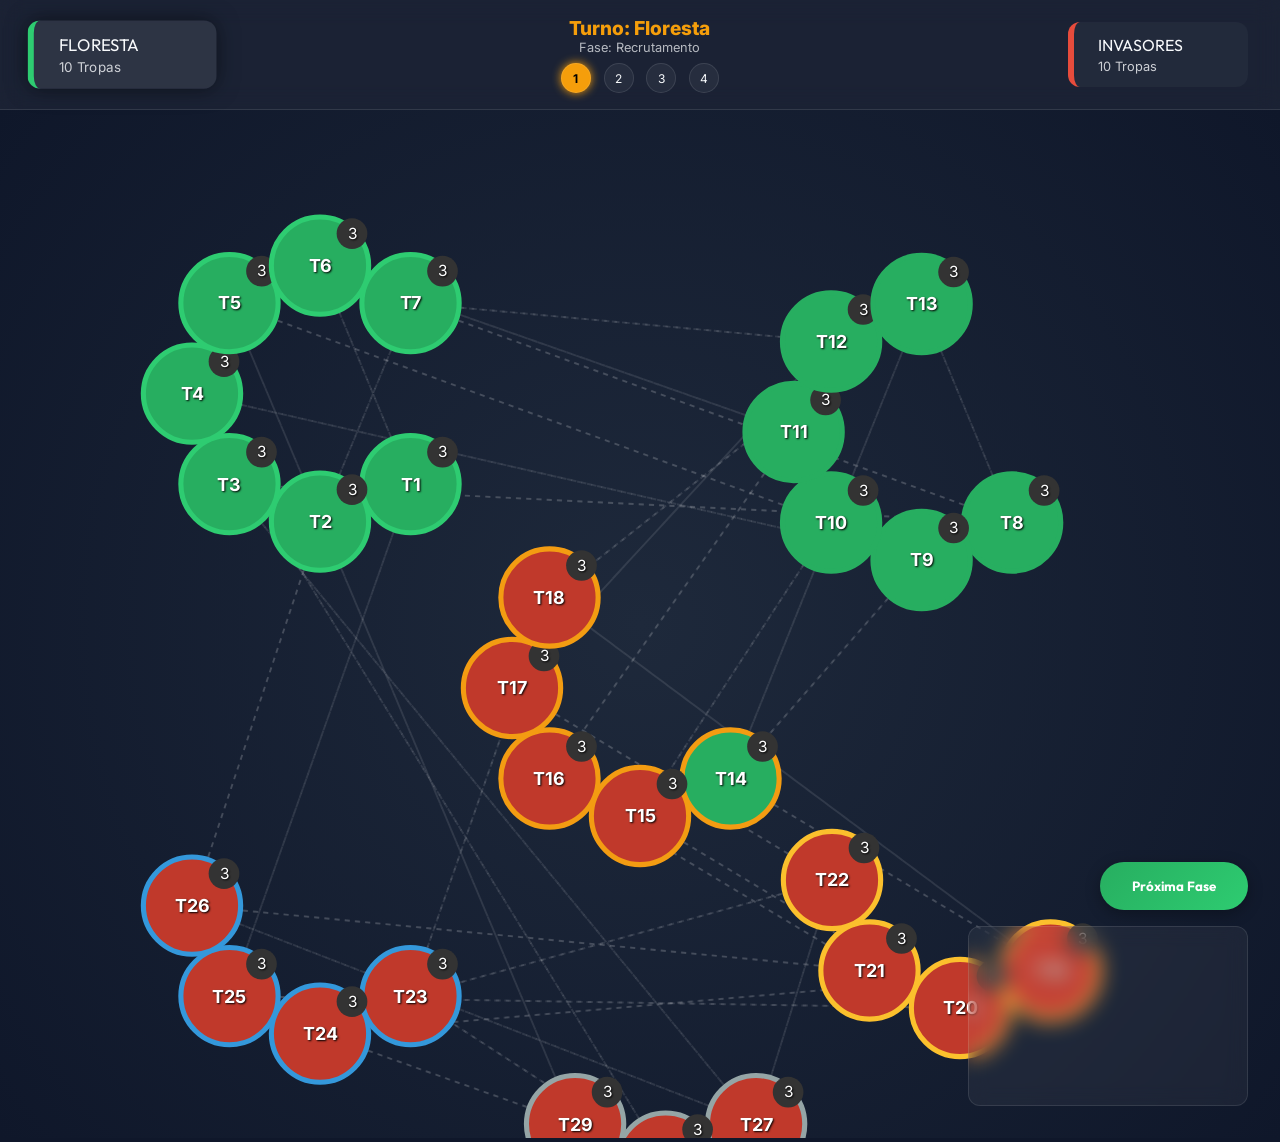
<file: index.html>
<!DOCTYPE html>
<html lang="pt-BR">
<head>
    <meta charset="UTF-8">
    <meta name="viewport" content="width=device-width, initial-scale=1.0">
    <title>Biomas em Guerra: Floresta vs Invasores</title>
    <link rel="stylesheet" href="style.css">
    <link rel="preconnect" href="https://fonts.googleapis.com">
    <link rel="preconnect" href="https://fonts.gstatic.com" crossorigin>
    <link href="https://fonts.googleapis.com/css2?family=Inter:wght@400;700&family=Outfit:wght@500;800&display=swap" rel="stylesheet">
</head>
<body>
    <div id="game-container">
        <!-- HUD Superior -->
        <header id="game-header">
            <div class="faction-card forest" id="forest-hud">
                <span class="faction-label">Floresta</span>
                <span class="resource-count" id="forest-res">10 Tropas</span>
            </div>
            
            <div id="phase-control">
                <div id="turn-display">Turno: <span id="current-faction">Floresta</span></div>
                <div id="phase-display">Fase: <span id="current-phase">Recrutamento</span></div>
                <div id="phase-steps">
                    <div class="step active" data-id="RECRUIT">1</div>
                    <div class="step" data-id="MOVE">2</div>
                    <div class="step" data-id="EVENT">3</div>
                    <div class="step" data-id="COMBAT">4</div>
                </div>
            </div>

            <div class="faction-card invaders" id="invader-hud">
                <span class="faction-label">Invasores</span>
                <span class="resource-count" id="invader-res">10 Tropas</span>
            </div>
        </header>

        <!-- Área do Mapa -->
        <main id="board-area">
            <svg id="game-map" viewBox="0 0 1000 800" preserveAspectRatio="xMidYMid meet">
                <g id="links-layer"></g>
                <g id="territories-layer"></g>
            </svg>

            <!-- Painel de Ações -->
            <div id="action-panel">
                <div id="move-dice" class="dice-box hidden">
                    <span id="dice-val">?</span>
                    <p>Movimentos</p>
                </div>
                <button id="next-btn" class="main-btn">Próxima Fase</button>
                <button id="special-btn" class="main-btn invader hidden">Extração de Madeira</button>
                <div id="log"></div>
            </div>
        </main>

        <!-- Modais -->
        <div id="modal-overlay" class="hidden">
            <div id="modal-content">
                <h2 id="modal-title">Evento</h2>
                <div id="modal-body"></div>
                <button id="modal-close" class="modal-btn">Fechar</button>
            </div>
        </div>
    </div>

    <script src="script.js"></script>
</body>
</html>
</file>
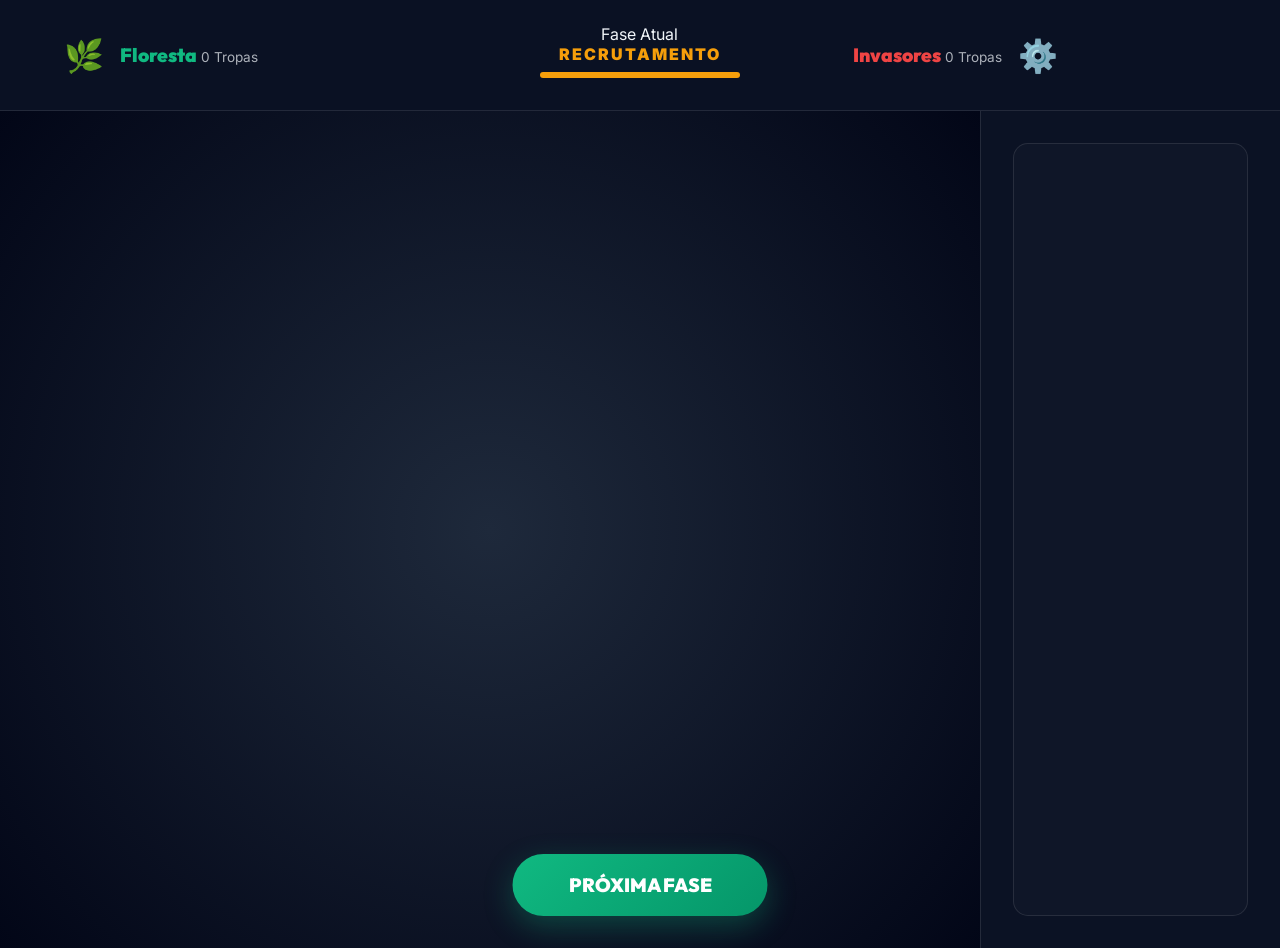
<file: docs/index.html>
<!DOCTYPE html>
<html lang="pt-BR">
<head>
    <meta charset="UTF-8">
    <meta name="viewport" content="width=device-width, initial-scale=1.0">
    <title>Biomas em Guerra | Estratégia Digital</title>
    <link rel="stylesheet" href="style.css">
    <link href="https://fonts.googleapis.com/css2?family=Outfit:wght@400;700;900&family=Inter:wght@300;400;700&display=swap" rel="stylesheet">
</head>
<body>
    <div id="app">
        <!-- Banner de Transição -->
        <div id="turn-banner" class="hidden">
            <h1 id="banner-text">TURNO DA FLORESTA</h1>
        </div>

        <!-- HUD Superior -->
        <header id="hud-top">
            <div class="faction forest" id="stat-forest">
                <div class="icon">🌿</div>
                <div class="data">
                    <span class="name">Floresta</span>
                    <span class="reserve" id="res-forest">0 Tropas</span>
                </div>
            </div>

            <div id="game-status">
                <div id="timer-label">Fase Atual</div>
                <div id="phase-name">RECRUTAMENTO</div>
                <div class="progress-bar">
                    <div class="progress-fill" id="phase-progress"></div>
                </div>
            </div>

            <div class="faction invaders" id="stat-invaders">
                <div class="data text-right">
                    <span class="name">Invasores</span>
                    <span class="reserve" id="res-invaders">0 Tropas</span>
                </div>
                <div class="icon">⚙️</div>
            </div>
        </header>

        <!-- Área do Mapa -->
        <main id="game-view">
            <div id="map-container">
                <svg id="svg-map" viewBox="0 0 1000 850">
                    <g id="layer-links"></g>
                    <g id="layer-nodes"></g>
                </svg>
            </div>

            <!-- Painel de Detalhes -->
            <aside id="info-panel">
                <div id="selection-card" class="glass hidden">
                    <h3 id="sel-name">Amazônia 1</h3>
                    <p id="sel-biome">Bioma: Amazônia</p>
                    <div class="stats">
                        <span>🛡️ <b id="sel-troops">3</b></span>
                        <span id="sel-bonus">Bonus: Mov / 2</span>
                    </div>
                    <button id="btn-action" class="action-btn">Ação</button>
                </div>
                
                <div id="log-box" class="glass">
                    <div id="log-content"></div>
                </div>
            </aside>

            <!-- Botão de Próxima Fase -->
            <button id="btn-next" class="glow-btn">PRÓXIMA FASE</button>
        </main>

        <!-- Modal de Combate -->
        <div id="battle-modal" class="modal hidden">
            <div class="modal-card battle">
                <h2>O ATAQUE COMEÇOU!</h2>
                <div class="battle-grid">
                    <div class="side forest">
                        <div class="units" id="bat-att-units"></div>
                        <div class="dice-set" id="dice-att"></div>
                    </div>
                    <div class="vs">VS</div>
                    <div class="side invaders">
                        <div class="units" id="bat-def-units"></div>
                        <div class="dice-set" id="dice-def"></div>
                    </div>
                </div>
                <div id="battle-msg">Gire os dados!</div>
                <button id="btn-roll" class="modal-btn">Rolar Dados</button>
            </div>
        </div>

        <!-- Modal de Evento -->
        <div id="event-modal" class="modal hidden">
            <div class="modal-card event">
                <h2 id="ev-title">Sorte ou Revés</h2>
                <div id="ev-image">🎁</div>
                <p id="ev-text">Você encontrou um novo recurso!</p>
                <div id="quiz-options" class="hidden"></div>
                <button id="btn-ev-confirm" class="modal-btn">Entendido</button>
            </div>
        </div>
    </div>

    <script src="script.js"></script>
</body>
</html>
</file>
<file: style.css>
:root {
    --forest: #2ecc71;
    --forest-dark: #27ae60;
    --invader: #e74c3c;
    --invader-dark: #c0392b;
    --bg: #0f172a;
    --glass: rgba(255, 255, 255, 0.05);
    --border: rgba(255, 255, 255, 0.1);
    --accent: #f59e0b;
    --txt: #f8fafc;
}

* { box-sizing: border-box; margin: 0; padding: 0; }
body {
    background-color: var(--bg);
    color: var(--txt);
    font-family: 'Inter', sans-serif;
    overflow: hidden;
    height: 100vh;
    width: 100vw;
}

h1, h2, .faction-label { font-family: 'Outfit', sans-serif; text-transform: uppercase; }

#game-container { display: grid; grid-template-rows: auto 1fr; height: 100%; }

/* Header & HUD */
#game-header {
    background: var(--glass);
    backdrop-filter: blur(12px);
    border-bottom: 1px solid var(--border);
    padding: 1rem 2rem;
    display: flex;
    justify-content: space-between;
    align-items: center;
    z-index: 100;
}

.faction-card {
    padding: 0.8rem 1.5rem;
    border-radius: 12px;
    border-left: 6px solid #666;
    background: rgba(255,255,255,0.03);
    min-width: 180px;
    transition: all 0.3s ease;
}

.faction-card.forest { border-color: var(--forest); }
.faction-card.invaders { border-color: var(--invader); }
.faction-card.active { transform: scale(1.05); background: rgba(255,255,255,0.08); box-shadow: 0 0 20px rgba(0,0,0,0.5); }

.resource-count { display: block; font-size: 0.8rem; opacity: 0.8; margin-top: 4px; }

#phase-control { text-align: center; }
#turn-display { font-size: 1.2rem; font-weight: 800; color: var(--accent); }
#phase-display { font-size: 0.8rem; opacity: 0.7; margin-bottom: 8px; }

#phase-steps { display: flex; gap: 0.8rem; justify-content: center; }
.step {
    width: 30px; height: 30px; border-radius: 50%;
    background: var(--glass); border: 1px solid var(--border);
    display: flex; align-items: center; justify-content: center;
    font-size: 0.75rem; transition: all 0.3s;
}
.step.active { background: var(--accent); color: #000; font-weight: bold; box-shadow: 0 0 10px var(--accent); }

/* Map Area */
#board-area { position: relative; background: radial-gradient(circle at center, #1e293b, #0f172a); }
#game-map { width: 100%; height: 100%; }

.territory { cursor: pointer; transition: transform 0.2s; transition: stroke-width 0.2s; }
.territory:hover { transform: scale(1.02); filter: brightness(1.2); }
.territory.selected circle { stroke: #fff; stroke-width: 8; }

.biome-label { fill: white; font-weight: bold; pointer-events: none; font-size: 14px; text-shadow: 1px 1px 2px #000; }
.troop-label { fill: #fff; font-size: 12px; pointer-events: none; text-shadow: 1px 1px 2px #000; }

.link { stroke: rgba(255,255,255,0.1); stroke-width: 1.5; stroke-dasharray: 4, 4; }

/* Control Panel */
#action-panel {
    position: absolute; bottom: 2rem; right: 2rem;
    display: flex; flex-direction: column; gap: 1rem; align-items: flex-end;
}

.main-btn {
    padding: 1rem 2rem; border-radius: 50px; border: none;
    font-family: 'Outfit'; font-weight: bold; color: white;
    cursor: pointer; box-shadow: 0 4px 15px rgba(0,0,0,0.3); transition: 0.2s;
}
#next-btn { background: linear-gradient(135deg, var(--forest-dark), var(--forest)); }
#next-btn.invader { background: linear-gradient(135deg, var(--invader-dark), var(--invader)); }
#next-btn:active { transform: scale(0.95); }

#special-btn { background: linear-gradient(135deg, #444, #222); border: 1px solid #666; }

#log {
    width: 280px; height: 180px; background: var(--glass);
    border: 1px solid var(--border); border-radius: 12px;
    padding: 0.8rem; overflow-y: auto; font-size: 0.8rem; color: #cbd5e1;
    backdrop-filter: blur(10px);
}
.log-item { margin-bottom: 0.4rem; border-bottom: 1px solid rgba(255,255,255,0.05); padding-bottom: 2px; }

#move-dice {
    background: #fff; color: #000; border-radius: 10px; width: 60px; height: 60px;
    display: flex; flex-direction: column; align-items: center; justify-content: center;
    font-family: 'Outfit'; border: 2px solid var(--accent);
}
#dice-val { font-size: 1.5rem; font-weight: 800; }
#move-dice p { font-size: 0.5rem; text-transform: uppercase; }

/* Modal */
#modal-overlay {
    position: fixed; top: 0; left: 0; width: 100%; height: 100%;
    background: rgba(0,0,0,0.8); z-index: 1000;
    display: flex; align-items: center; justify-content: center;
}
#modal-content {
    background: #1e293b; border: 2px solid var(--accent); border-radius: 20px;
    padding: 2.5rem; max-width: 450px; width: 90%; text-align: center;
}
.modal-btn {
    margin-top: 2rem; padding: 0.8rem 2.5rem; background: var(--accent); 
    border: none; border-radius: 8px; font-weight: bold; cursor: pointer;
}

.hidden { display: none !important; }
</file>
<file: docs/style.css>
:root {
    --forest: #10b981;
    --invader: #ef4444;
    --bg-dark: #020617;
    --accent: #f59e0b;
    --glass: rgba(15, 23, 42, 0.7);
    --border: rgba(255, 255, 255, 0.1);
}

* { box-sizing: border-box; margin: 0; padding: 0; }
body {
    background: var(--bg-dark);
    color: #f1f5f9;
    font-family: 'Inter', sans-serif;
    height: 100vh;
    overflow: hidden;
}

#app { display: flex; flex-direction: column; height: 100%; position: relative; }

/* Transição de Turno */
#turn-banner {
    position: fixed; inset: 0; background: rgba(0,0,0,0.9);
    display: flex; align-items: center; justify-content: center;
    z-index: 2000; transition: 0.5s;
}
#turn-banner h1 { font-size: 5rem; font-family: 'Outfit'; animation: slideIn 0.8s forwards; }

/* HUD Top */
#hud-top {
    display: grid; grid-template-columns: 1fr 1fr 1fr;
    padding: 1.5rem 3rem; background: var(--glass);
    backdrop-filter: blur(15px); border-bottom: 1px solid var(--border);
}

.faction { display: flex; align-items: center; gap: 1rem; padding: 0.5rem 1rem; border-radius: 12px; transition: 0.3s; }
.faction.active { background: rgba(255,255,255,0.05); box-shadow: 0 0 20px rgba(0,0,0,0.3); }
.faction.forest .name { color: var(--forest); }
.faction.invaders .name { color: var(--invader); }
.faction .icon { font-size: 2rem; }
.name { font-weight: 900; font-size: 1.2rem; font-family: 'Outfit'; }
.reserve { font-size: 0.85rem; opacity: 0.7; }
.text-right { text-align: right; }

#game-status { text-align: center; }
#phase-name { font-weight: 900; font-size: 1rem; color: var(--accent); letter-spacing: 2px; }
.progress-bar { width: 200px; height: 6px; background: rgba(0,0,0,0.3); margin: 8px auto; border-radius: 10px; overflow: hidden; }
.progress-fill { height: 100%; background: var(--accent); transition: 0.5s; }

/* Board */
#game-view { flex: 1; display: grid; grid-template-columns: 1fr 300px; position: relative; }
#map-container { position: relative; overflow: hidden; background: radial-gradient(circle at center, #1e293b, #020617); }

.territory circle { cursor: pointer; transition: 0.3s cubic-bezier(0.4, 0, 0.2, 1); }
.territory:hover circle { transform: scale(1.1); filter: drop-shadow(0 0 10px rgba(255,255,255,0.3)); }
.selected circle { stroke: #fff !important; stroke-width: 6 !important; r: 35 !important; }
.neighbor circle { stroke: rgba(255,255,255,0.4); stroke-width: 4; stroke-dasharray: 5,5; }

.label-node { fill: #fff; font-size: 14px; font-weight: 800; pointer-events: none; text-shadow: 0 0 5px #000; }
.label-troops { fill: #fff; font-size: 12px; pointer-events: none; }

.link { stroke: rgba(255,255,255,0.08); stroke-width: 2; transition: 0.3s; }
.link.active { stroke: var(--accent); stroke-width: 3; stroke-dasharray: none; opacity: 0.5; }

/* Panels */
#info-panel {
    background: var(--glass); border-left: 1px solid var(--border);
    padding: 2rem; display: flex; flex-direction: column; gap: 1.5rem;
}
.glass { background: rgba(255,255,255,0.02); border: 1px solid var(--border); border-radius: 15px; padding: 1.2rem; }

#selection-card { animation: fadeIn 0.3s forwards; }
#sel-name { font-size: 1.8rem; margin-bottom: 0.5rem; }
.stats { display: flex; gap: 1rem; font-size: 1.2rem; margin: 1rem 0; }
.action-btn { width: 100%; padding: 0.8rem; background: #fff; color: #000; border: none; border-radius: 8px; font-weight: 800; cursor: pointer; }

#log-box { flex: 1; overflow-y: auto; font-size: 0.8rem; color: #94a3b8; }
.log-item { padding: 5px 0; border-bottom: 1px solid rgba(255,255,255,0.05); }

#btn-next {
    position: absolute; bottom: 2rem; left: 50%; transform: translateX(-50%);
    padding: 1.2rem 3.5rem; border-radius: 50px; border: none;
    font-weight: 900; font-size: 1.2rem; font-family: 'Outfit';
    background: linear-gradient(135deg, var(--forest), #059669); color: white;
    cursor: pointer; box-shadow: 0 10px 30px rgba(16, 185, 129, 0.3); transition: 0.3s;
}
#btn-next.invaders { background: linear-gradient(135deg, var(--invader), #b91c1c); box-shadow: 0 10px 30px rgba(239, 68, 68, 0.3); }

/* Battle Modal */
.modal {
    position: fixed; inset: 0; background: rgba(0,0,0,0.95);
    display: flex; align-items: center; justify-content: center; z-index: 3000;
}
.modal-card { background: #0f172a; border: 2px solid var(--accent); border-radius: 2rem; padding: 3rem; text-align: center; }
.battle-grid { display: flex; gap: 3rem; align-items: center; margin: 2rem 0; }
.dice-set { display: flex; gap: 0.5rem; margin-top: 1rem; }
.die { width: 60px; height: 60px; background: white; color: black; border-radius: 12px; display: flex; align-items: center; justify-content: center; font-size: 2rem; font-weight: 900; animation: bounce 0.5s; }
.die.forest { background: var(--forest); color: white; }
.die.invaders { background: var(--invader); color: white; }

#quiz-options { display: grid; grid-template-columns: 1fr 1fr; gap: 1rem; margin-top: 2rem; }
.quiz-btn { padding: 1rem; background: #334155; border: 1px solid #475569; border-radius: 8px; color: white; cursor: pointer; }

.hidden { display: none !important; }

@keyframes slideIn { from { transform: translateY(-50px); opacity: 0; } to { transform: translateY(0); opacity: 1; } }
@keyframes fadeIn { from { opacity: 0; } to { opacity: 1; } }
@keyframes bounce { 0%, 100% { transform: scale(1); } 50% { transform: scale(1.2); } }
</file>
